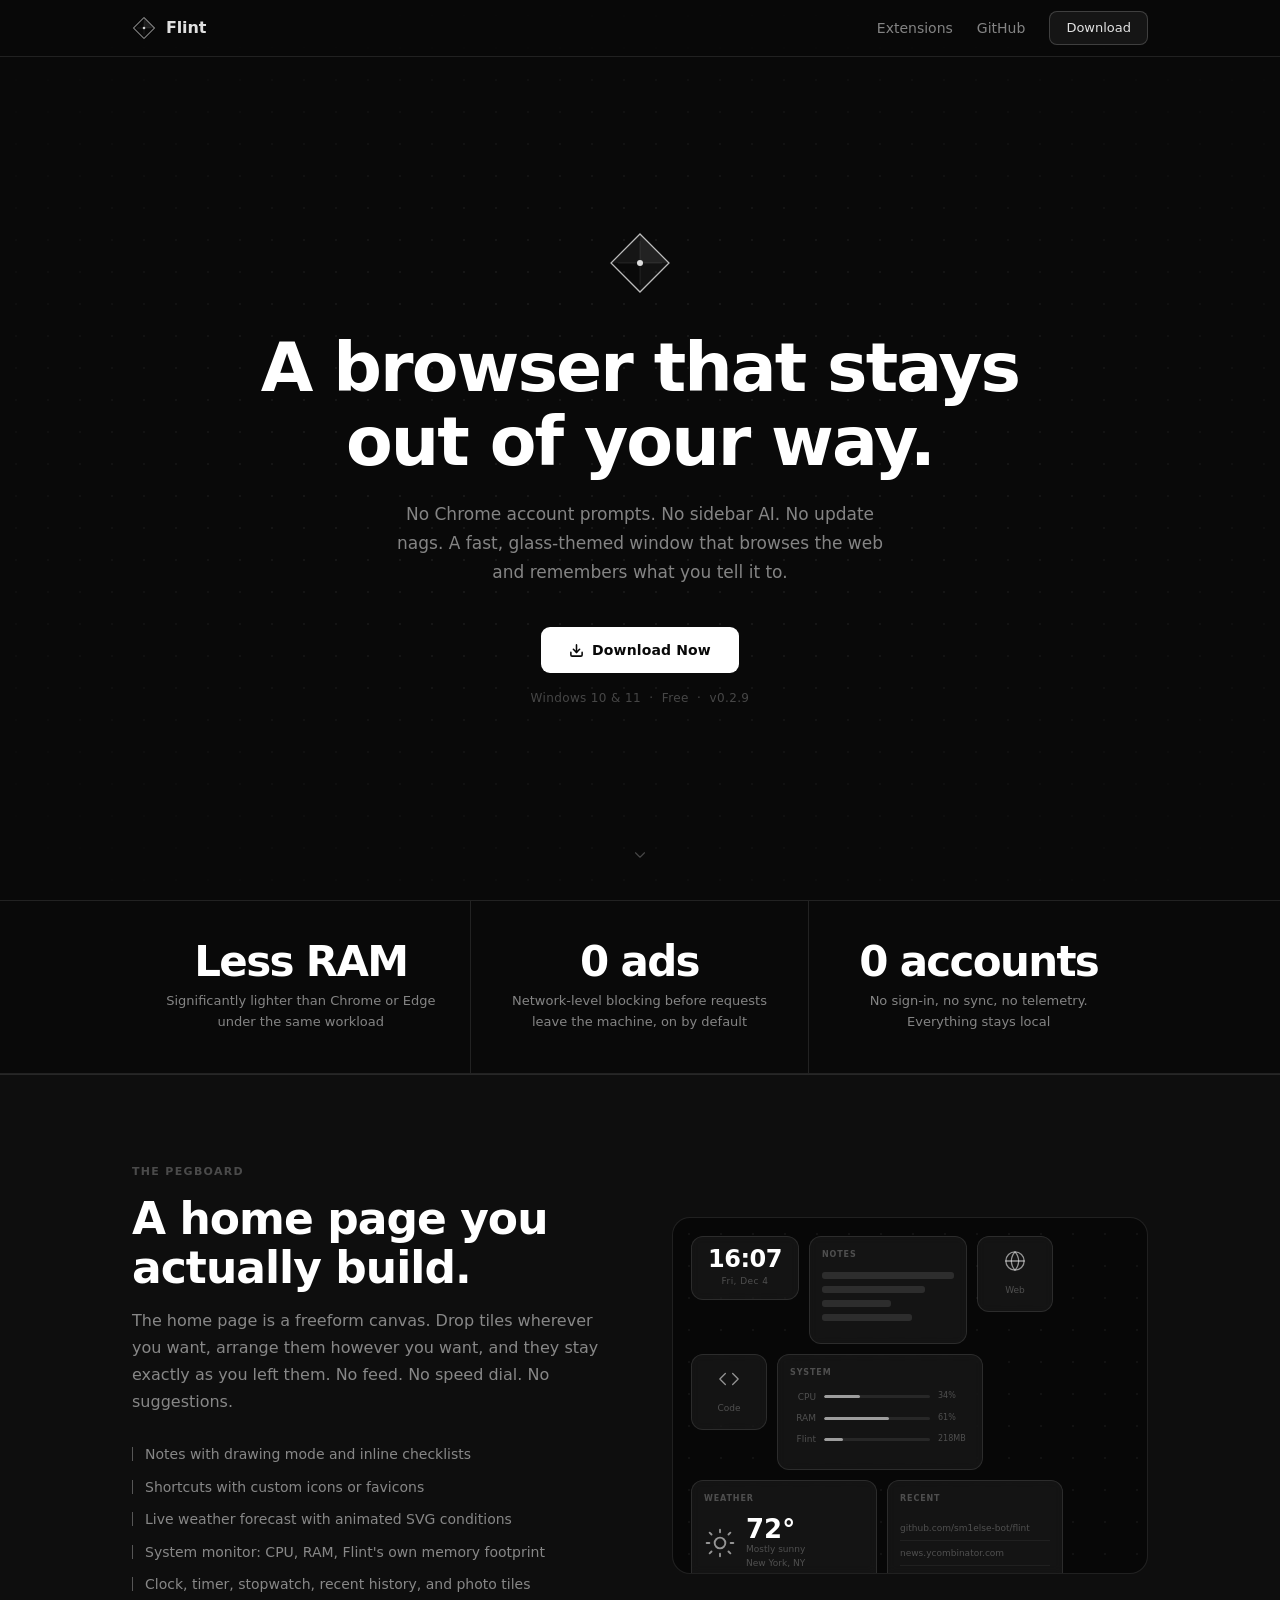
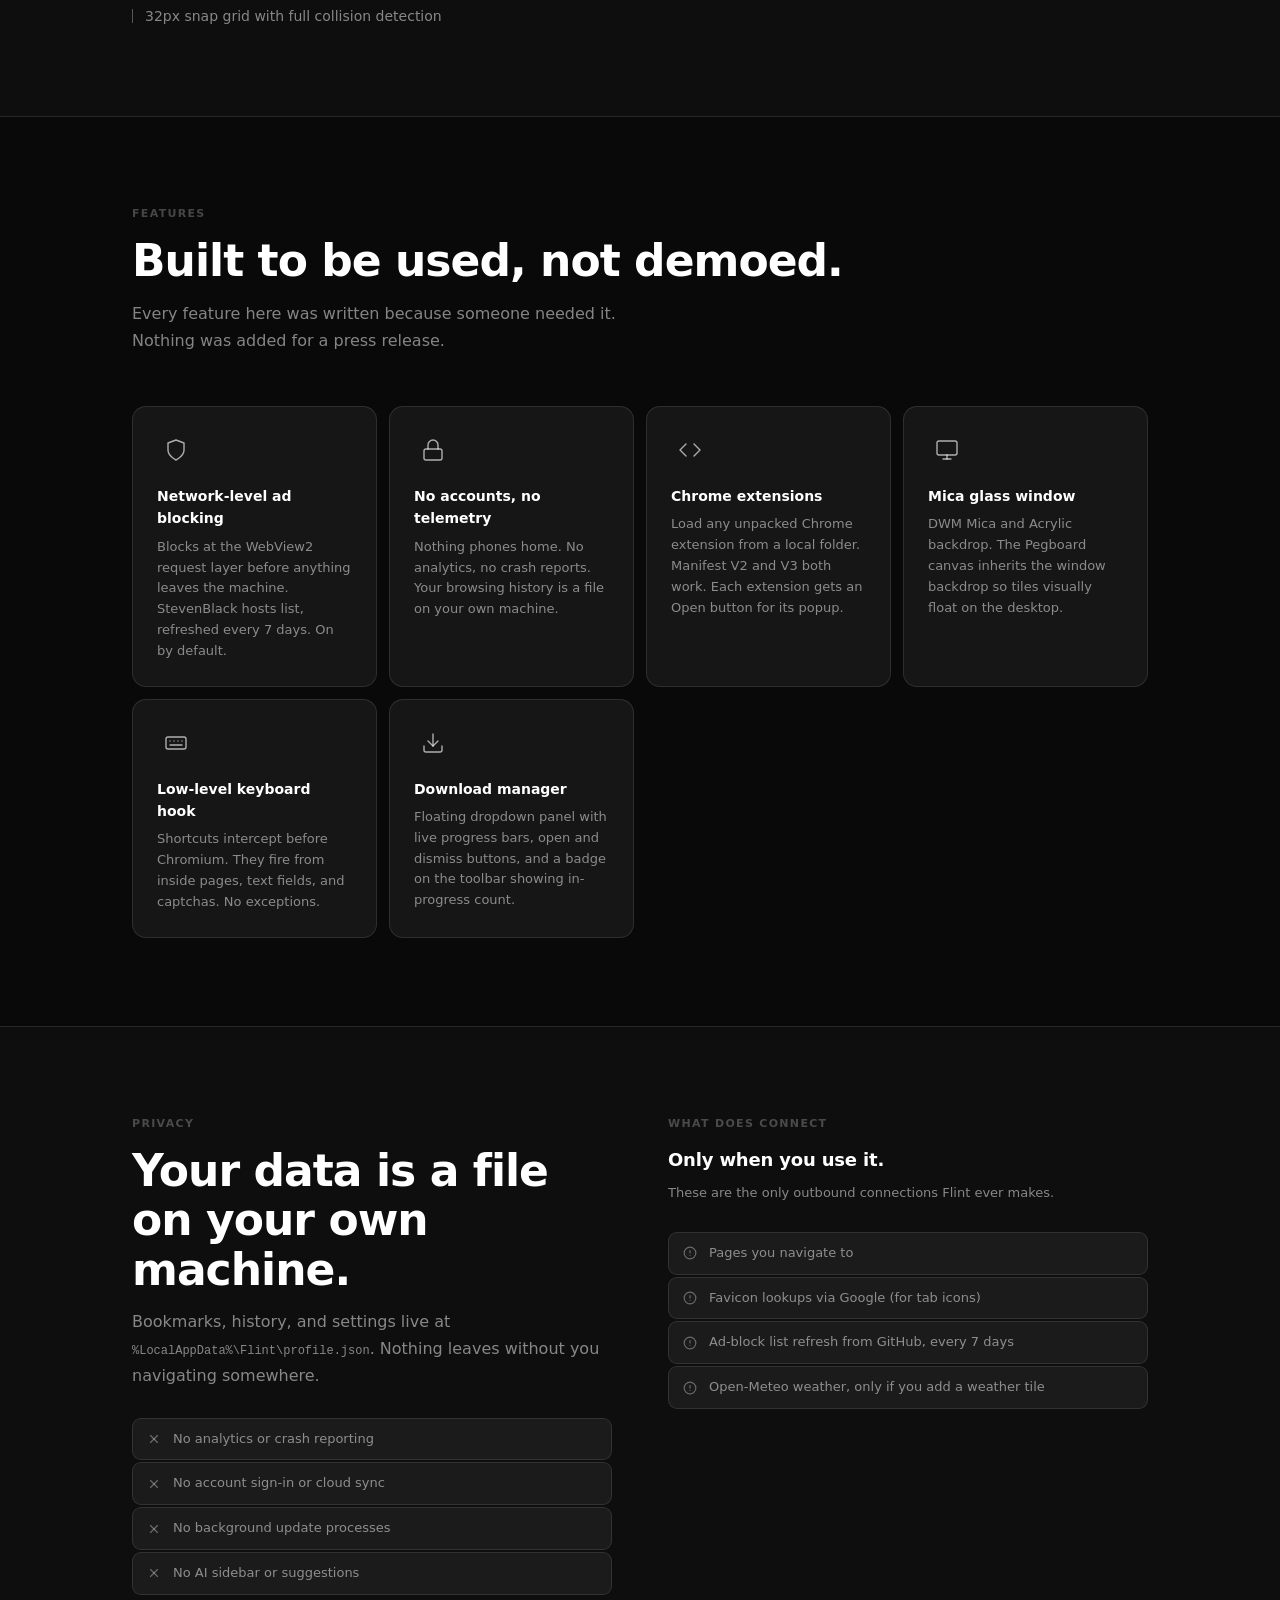
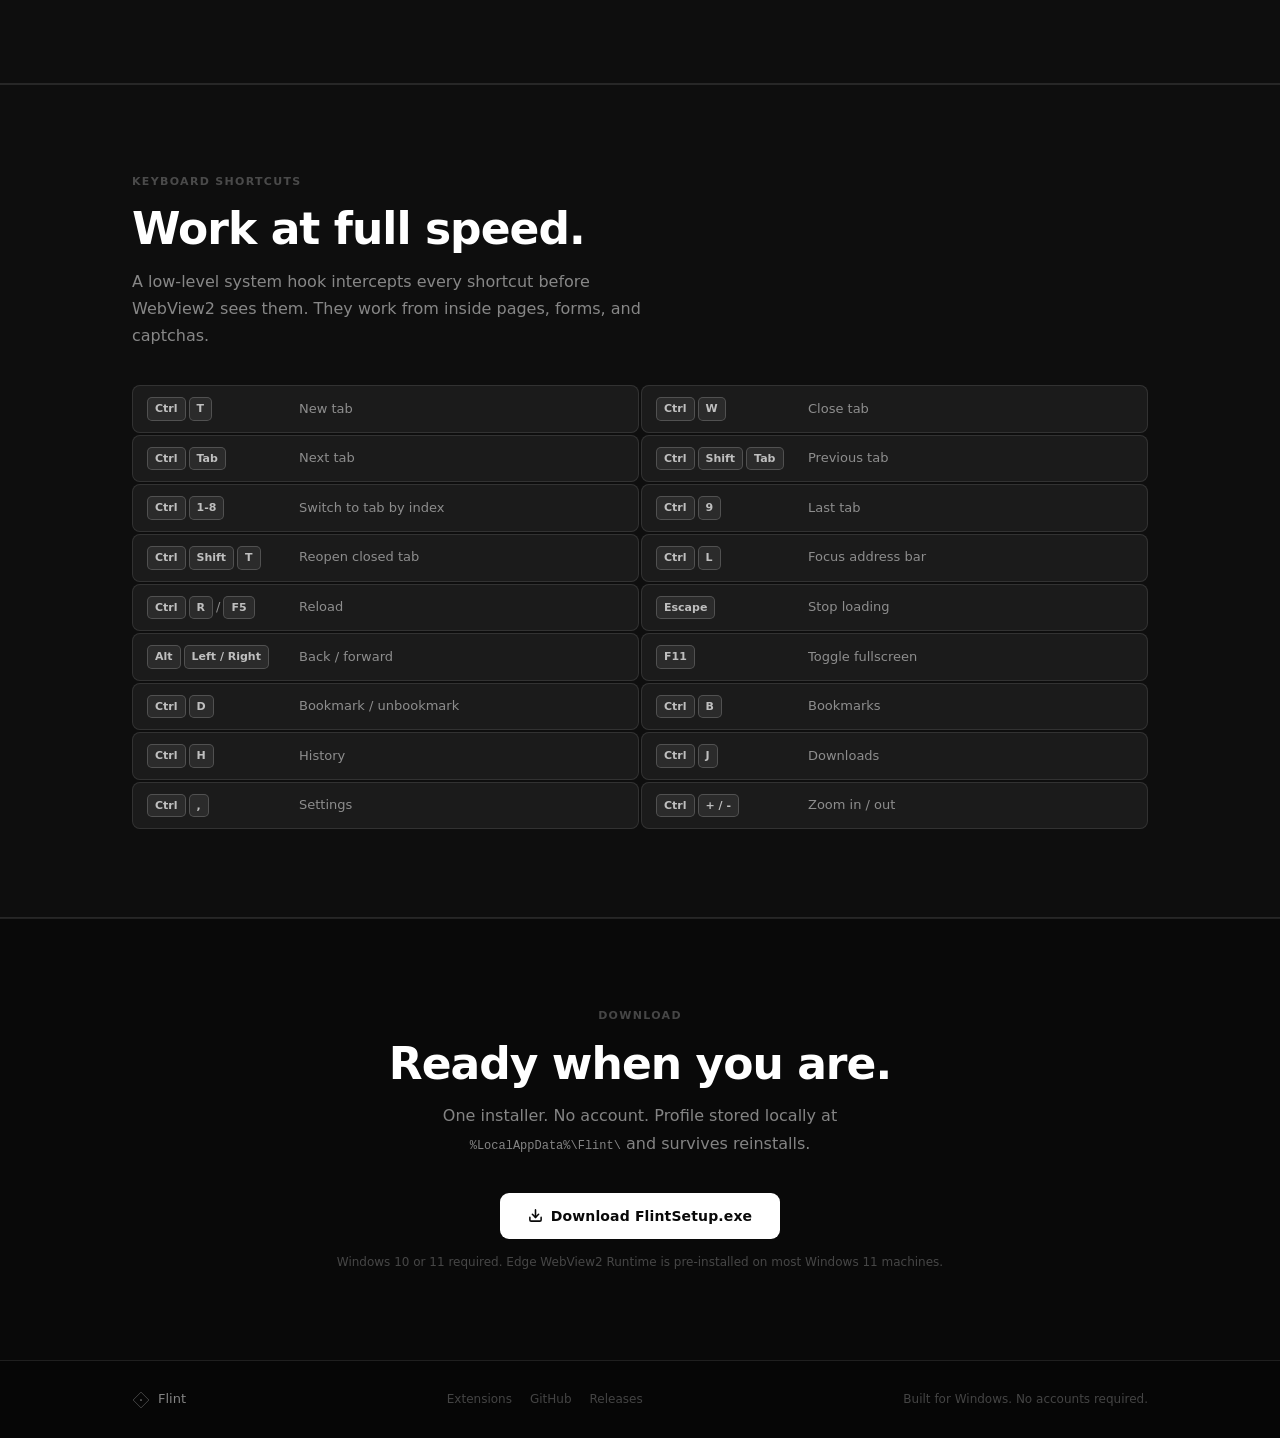
<file: web/index.html>
<!DOCTYPE html>
<html lang="en">
<head>
  <meta charset="UTF-8">
  <meta name="viewport" content="width=device-width, initial-scale=1.0">
  <meta name="description" content="Flint is a Windows browser that stays out of your way. No account prompts, no AI sidebar, no update nags.">
  <title>Flint</title>
  <link rel="stylesheet" href="style.css">
</head>
<body>

<!-- NAV -->
<nav class="nav">
  <div class="nav-inner">
    <a href="index.html" class="nav-logo">
      <!-- diamond mark: two lines crossing inside a rotated square, pure white strokes -->
      <svg class="mark" viewBox="0 0 32 32" fill="none" aria-hidden="true">
        <path d="M16 2 L30 16 L16 30 L2 16 Z" stroke="rgba(255,255,255,0.75)" stroke-width="1.25"/>
        <path d="M16 2 L30 16 L16 16 Z" fill="rgba(255,255,255,0.09)"/>
        <line x1="16" y1="7" x2="16" y2="25" stroke="rgba(255,255,255,0.15)" stroke-width="0.75"/>
        <line x1="7" y1="16" x2="25" y2="16" stroke="rgba(255,255,255,0.15)" stroke-width="0.75"/>
        <circle cx="16" cy="16" r="1.75" fill="rgba(255,255,255,0.8)"/>
      </svg>
      Flint
    </a>
    <div class="nav-links">
      <a href="extensions.html">Extensions</a>
      <a href="https://github.com/sm1else-bot/flint" target="_blank" rel="noopener">GitHub</a>
      <a href="https://github.com/sm1else-bot/flint/releases/tag/0.2.9" target="_blank" rel="noopener" class="btn-nav">Download</a>
    </div>
  </div>
</nav>


<!-- HERO -->
<section class="hero">
  <div class="dot-grid"></div>

  <svg class="hero-mark" viewBox="0 0 64 64" fill="none" aria-label="Flint">
    <path d="M32 3 L61 32 L32 61 L3 32 Z" stroke="rgba(255,255,255,0.72)" stroke-width="1.25"/>
    <path d="M32 3 L61 32 L32 32 Z" fill="rgba(255,255,255,0.10)"/>
    <path d="M32 3 L3 32 L32 32 Z" fill="rgba(255,255,255,0.05)"/>
    <path d="M32 61 L61 32 L32 32 Z" fill="rgba(255,255,255,0.04)"/>
    <line x1="32" y1="10" x2="32" y2="54" stroke="rgba(255,255,255,0.12)" stroke-width="0.75"/>
    <line x1="10" y1="32" x2="54" y2="32" stroke="rgba(255,255,255,0.12)" stroke-width="0.75"/>
    <circle cx="32" cy="32" r="3" fill="rgba(255,255,255,0.85)"/>
  </svg>

  <h1>A browser that stays<br>out of your way.</h1>
  <p class="hero-sub">
    No Chrome account prompts. No sidebar AI. No update nags.
    A fast, glass-themed window that browses the web and remembers what you tell it to.
  </p>

  <a href="https://github.com/sm1else-bot/flint/releases/tag/0.2.9" class="btn-primary" target="_blank" rel="noopener">
    <svg viewBox="0 0 24 24"><path d="M21 15v4a2 2 0 01-2 2H5a2 2 0 01-2-2v-4"/><polyline points="7 10 12 15 17 10"/><line x1="12" y1="15" x2="12" y2="3"/></svg>
    Download Now
  </a>
  <p class="hero-meta">Windows 10 &amp; 11 &nbsp;·&nbsp; Free &nbsp;·&nbsp; v0.2.9</p>

  <div class="hero-scroll">
    <svg viewBox="0 0 24 24"><polyline points="6 9 12 15 18 9"/></svg>
  </div>
</section>


<!-- STAT STRIP -->
<div class="stat-strip">
  <div class="stat-strip-inner">
    <div class="stat-item reveal">
      <div class="stat-val">Less RAM</div>
      <div class="stat-label">Significantly lighter than Chrome or Edge under the same workload</div>
    </div>
    <div class="stat-item reveal d1">
      <div class="stat-val">0 ads</div>
      <div class="stat-label">Network-level blocking before requests leave the machine, on by default</div>
    </div>
    <div class="stat-item reveal d2">
      <div class="stat-val">0 accounts</div>
      <div class="stat-label">No sign-in, no sync, no telemetry. Everything stays local</div>
    </div>
  </div>
</div>


<!-- PEGBOARD -->
<section class="pegboard-section">
  <div class="pegboard-layout">

    <div class="reveal">
      <div class="eyebrow">The Pegboard</div>
      <h2 class="section-title">A home page you actually build.</h2>
      <p class="section-body">
        The home page is a freeform canvas. Drop tiles wherever you want, arrange them however you want,
        and they stay exactly as you left them. No feed. No speed dial. No suggestions.
      </p>
      <ul class="peg-bullets">
        <li>Notes with drawing mode and inline checklists</li>
        <li>Shortcuts with custom icons or favicons</li>
        <li>Live weather forecast with animated SVG conditions</li>
        <li>System monitor: CPU, RAM, Flint's own memory footprint</li>
        <li>Clock, timer, stopwatch, recent history, and photo tiles</li>
        <li>32px snap grid with full collision detection</li>
      </ul>
    </div>

    <div class="peg-canvas reveal d1" aria-hidden="true">
      <div class="peg-canvas-inner">

        <!-- Clock -->
        <div class="tile tile-clock">
          <div class="tile-clock-time" id="demo-time">--:--</div>
          <div class="tile-clock-date" id="demo-date">Wed, Jun 11</div>
        </div>

        <!-- Note -->
        <div class="tile tile-note">
          <div class="tile-hdr">Notes</div>
          <div class="tile-note-lines">
            <div class="tile-note-line" style="width:100%"></div>
            <div class="tile-note-line" style="width:78%"></div>
            <div class="tile-note-line" style="width:52%"></div>
            <div class="tile-note-line" style="width:68%"></div>
          </div>
        </div>

        <!-- Shortcuts -->
        <div class="tile tile-shortcut">
          <div class="tile-shortcut-icon">
            <svg viewBox="0 0 24 24"><circle cx="12" cy="12" r="10"/><line x1="2" y1="12" x2="22" y2="12"/><path d="M12 2a15.3 15.3 0 014 10 15.3 15.3 0 01-4 10 15.3 15.3 0 01-4-10 15.3 15.3 0 014-10z"/></svg>
          </div>
          <div class="tile-shortcut-label">Web</div>
        </div>
        <div class="tile tile-shortcut">
          <div class="tile-shortcut-icon">
            <svg viewBox="0 0 24 24"><polyline points="16 18 22 12 16 6"/><polyline points="8 6 2 12 8 18"/></svg>
          </div>
          <div class="tile-shortcut-label">Code</div>
        </div>

        <!-- System monitor -->
        <div class="tile tile-sysmon">
          <div class="tile-hdr">System</div>
          <div class="tile-bars">
            <div class="tile-bar-row">
              <div class="tile-bar-lbl">CPU</div>
              <div class="tile-bar-track"><div class="tile-bar-fill" style="width:34%"></div></div>
              <div class="tile-bar-val">34%</div>
            </div>
            <div class="tile-bar-row">
              <div class="tile-bar-lbl">RAM</div>
              <div class="tile-bar-track"><div class="tile-bar-fill" style="width:61%"></div></div>
              <div class="tile-bar-val">61%</div>
            </div>
            <div class="tile-bar-row">
              <div class="tile-bar-lbl">Flint</div>
              <div class="tile-bar-track"><div class="tile-bar-fill" style="width:18%"></div></div>
              <div class="tile-bar-val">218MB</div>
            </div>
          </div>
        </div>

        <!-- Weather -->
        <div class="tile tile-weather">
          <div class="tile-hdr">Weather</div>
          <div class="tile-weather-main">
            <!-- hand-drawn sun: circle + 8 short lines -->
            <svg width="32" height="32" viewBox="0 0 24 24" fill="none" stroke="rgba(255,255,255,0.55)" stroke-width="1.4" stroke-linecap="round">
              <circle cx="12" cy="12" r="4"/>
              <line x1="12" y1="2" x2="12" y2="4"/>
              <line x1="12" y1="20" x2="12" y2="22"/>
              <line x1="4.22" y1="4.22" x2="5.64" y2="5.64"/>
              <line x1="18.36" y1="18.36" x2="19.78" y2="19.78"/>
              <line x1="2" y1="12" x2="4" y2="12"/>
              <line x1="20" y1="12" x2="22" y2="12"/>
              <line x1="4.22" y1="19.78" x2="5.64" y2="18.36"/>
              <line x1="18.36" y1="5.64" x2="19.78" y2="4.22"/>
            </svg>
            <div>
              <div class="tile-weather-temp">72&deg;</div>
              <div class="tile-weather-info">Mostly sunny<br>New York, NY</div>
            </div>
          </div>
        </div>

        <!-- Recent -->
        <div class="tile tile-recent">
          <div class="tile-hdr">Recent</div>
          <div class="tile-recent-rows">
            <div class="tile-recent-row">github.com/sm1else-bot/flint</div>
            <div class="tile-recent-row">news.ycombinator.com</div>
            <div class="tile-recent-row">en.wikipedia.org/wiki/Flint</div>
            <div class="tile-recent-row">developer.mozilla.org</div>
          </div>
        </div>

      </div>
    </div>
  </div>
</section>


<!-- FEATURES -->
<section>
  <div class="section-inner">
    <div class="reveal">
      <div class="eyebrow">Features</div>
      <h2 class="section-title">Built to be used, not demoed.</h2>
      <p class="section-body">Every feature here was written because someone needed it. Nothing was added for a press release.</p>
    </div>

    <div class="features-grid">

      <div class="feat-card reveal d1">
        <div class="feat-icon">
          <!-- shield: a GDI+-style outline shield -->
          <svg viewBox="0 0 24 24"><path d="M12 22s8-4 8-10V5l-8-3-8 3v7c0 6 8 10 8 10z"/></svg>
        </div>
        <div class="feat-title">Network-level ad blocking</div>
        <div class="feat-desc">Blocks at the WebView2 request layer before anything leaves the machine. StevenBlack hosts list, refreshed every 7 days. On by default.</div>
      </div>

      <div class="feat-card reveal d2">
        <div class="feat-icon">
          <!-- lock: rectangle body + arc shackle -->
          <svg viewBox="0 0 24 24"><rect x="3" y="11" width="18" height="11" rx="2"/><path d="M7 11V7a5 5 0 0110 0v4"/></svg>
        </div>
        <div class="feat-title">No accounts, no telemetry</div>
        <div class="feat-desc">Nothing phones home. No analytics, no crash reports. Your browsing history is a file on your own machine.</div>
      </div>

      <div class="feat-card reveal d3">
        <div class="feat-icon">
          <!-- puzzle piece approximation with rectangles and arcs -->
          <svg viewBox="0 0 24 24"><polyline points="16 18 22 12 16 6"/><polyline points="8 6 2 12 8 18"/></svg>
        </div>
        <div class="feat-title">Chrome extensions</div>
        <div class="feat-desc">Load any unpacked Chrome extension from a local folder. Manifest V2 and V3 both work. Each extension gets an Open button for its popup.</div>
      </div>

      <div class="feat-card reveal d1">
        <div class="feat-icon">
          <!-- monitor outline: rectangle + stand + base -->
          <svg viewBox="0 0 24 24"><rect x="2" y="3" width="20" height="14" rx="2"/><line x1="8" y1="21" x2="16" y2="21"/><line x1="12" y1="17" x2="12" y2="21"/></svg>
        </div>
        <div class="feat-title">Mica glass window</div>
        <div class="feat-desc">DWM Mica and Acrylic backdrop. The Pegboard canvas inherits the window backdrop so tiles visually float on the desktop.</div>
      </div>

      <div class="feat-card reveal d2">
        <div class="feat-icon">
          <!-- keyboard: rectangle with 3 small rects for keys -->
          <svg viewBox="0 0 24 24"><rect x="2" y="6" width="20" height="12" rx="2"/><line x1="6" y1="10" x2="6" y2="10"/><line x1="10" y1="10" x2="10" y2="10"/><line x1="14" y1="10" x2="14" y2="10"/><line x1="18" y1="10" x2="18" y2="10"/><line x1="6" y1="14" x2="18" y2="14"/></svg>
        </div>
        <div class="feat-title">Low-level keyboard hook</div>
        <div class="feat-desc">Shortcuts intercept before Chromium. They fire from inside pages, text fields, and captchas. No exceptions.</div>
      </div>

      <div class="feat-card reveal d3">
        <div class="feat-icon">
          <!-- download arrow: line going down into tray -->
          <svg viewBox="0 0 24 24"><path d="M21 15v4a2 2 0 01-2 2H5a2 2 0 01-2-2v-4"/><polyline points="7 10 12 15 17 10"/><line x1="12" y1="15" x2="12" y2="3"/></svg>
        </div>
        <div class="feat-title">Download manager</div>
        <div class="feat-desc">Floating dropdown panel with live progress bars, open and dismiss buttons, and a badge on the toolbar showing in-progress count.</div>
      </div>

    </div>
  </div>
</section>


<!-- PRIVACY -->
<section class="privacy-section">
  <div class="section-inner">
    <div class="privacy-layout">

      <div class="reveal">
        <div class="eyebrow">Privacy</div>
        <h2 class="section-title">Your data is a file on your own machine.</h2>
        <p class="section-body">Bookmarks, history, and settings live at <code style="font-size:12px;color:var(--text2)">%LocalAppData%\Flint\profile.json</code>. Nothing leaves without you navigating somewhere.</p>

        <ul class="priv-list" style="margin-top:28px">
          <li class="priv-row">
            <svg viewBox="0 0 24 24"><line x1="18" y1="6" x2="6" y2="18"/><line x1="6" y1="6" x2="18" y2="18"/></svg>
            No analytics or crash reporting
          </li>
          <li class="priv-row">
            <svg viewBox="0 0 24 24"><line x1="18" y1="6" x2="6" y2="18"/><line x1="6" y1="6" x2="18" y2="18"/></svg>
            No account sign-in or cloud sync
          </li>
          <li class="priv-row">
            <svg viewBox="0 0 24 24"><line x1="18" y1="6" x2="6" y2="18"/><line x1="6" y1="6" x2="18" y2="18"/></svg>
            No background update processes
          </li>
          <li class="priv-row">
            <svg viewBox="0 0 24 24"><line x1="18" y1="6" x2="6" y2="18"/><line x1="6" y1="6" x2="18" y2="18"/></svg>
            No AI sidebar or suggestions
          </li>
        </ul>
      </div>

      <div class="reveal d1">
        <div class="eyebrow">What does connect</div>
        <h3 style="font-size:18px;font-weight:600;color:white;margin:14px 0 8px;letter-spacing:-0.01em">Only when you use it.</h3>
        <p style="font-size:13px;color:var(--text2);margin-bottom:20px">These are the only outbound connections Flint ever makes.</p>
        <ul class="priv-list">
          <li class="priv-row">
            <svg viewBox="0 0 24 24"><circle cx="12" cy="12" r="10"/><line x1="12" y1="8" x2="12" y2="12"/><line x1="12" y1="16" x2="12.01" y2="16"/></svg>
            Pages you navigate to
          </li>
          <li class="priv-row">
            <svg viewBox="0 0 24 24"><circle cx="12" cy="12" r="10"/><line x1="12" y1="8" x2="12" y2="12"/><line x1="12" y1="16" x2="12.01" y2="16"/></svg>
            Favicon lookups via Google (for tab icons)
          </li>
          <li class="priv-row">
            <svg viewBox="0 0 24 24"><circle cx="12" cy="12" r="10"/><line x1="12" y1="8" x2="12" y2="12"/><line x1="12" y1="16" x2="12.01" y2="16"/></svg>
            Ad-block list refresh from GitHub, every 7 days
          </li>
          <li class="priv-row">
            <svg viewBox="0 0 24 24"><circle cx="12" cy="12" r="10"/><line x1="12" y1="8" x2="12" y2="12"/><line x1="12" y1="16" x2="12.01" y2="16"/></svg>
            Open-Meteo weather, only if you add a weather tile
          </li>
        </ul>
      </div>

    </div>
  </div>
</section>


<!-- SHORTCUTS -->
<section class="shortcuts-section">
  <div class="section-inner">
    <div class="reveal">
      <div class="eyebrow">Keyboard shortcuts</div>
      <h2 class="section-title">Work at full speed.</h2>
      <p class="section-body">A low-level system hook intercepts every shortcut before WebView2 sees them. They work from inside pages, forms, and captchas.</p>
    </div>

    <div class="shortcuts-grid reveal" style="margin-top:36px">
      <div class="shortcut-row"><div class="shortcut-keys"><kbd>Ctrl</kbd><kbd>T</kbd></div><span>New tab</span></div>
      <div class="shortcut-row"><div class="shortcut-keys"><kbd>Ctrl</kbd><kbd>W</kbd></div><span>Close tab</span></div>
      <div class="shortcut-row"><div class="shortcut-keys"><kbd>Ctrl</kbd><kbd>Tab</kbd></div><span>Next tab</span></div>
      <div class="shortcut-row"><div class="shortcut-keys"><kbd>Ctrl</kbd><kbd>Shift</kbd><kbd>Tab</kbd></div><span>Previous tab</span></div>
      <div class="shortcut-row"><div class="shortcut-keys"><kbd>Ctrl</kbd><kbd>1-8</kbd></div><span>Switch to tab by index</span></div>
      <div class="shortcut-row"><div class="shortcut-keys"><kbd>Ctrl</kbd><kbd>9</kbd></div><span>Last tab</span></div>
      <div class="shortcut-row"><div class="shortcut-keys"><kbd>Ctrl</kbd><kbd>Shift</kbd><kbd>T</kbd></div><span>Reopen closed tab</span></div>
      <div class="shortcut-row"><div class="shortcut-keys"><kbd>Ctrl</kbd><kbd>L</kbd></div><span>Focus address bar</span></div>
      <div class="shortcut-row"><div class="shortcut-keys"><kbd>Ctrl</kbd><kbd>R</kbd> / <kbd>F5</kbd></div><span>Reload</span></div>
      <div class="shortcut-row"><div class="shortcut-keys"><kbd>Escape</kbd></div><span>Stop loading</span></div>
      <div class="shortcut-row"><div class="shortcut-keys"><kbd>Alt</kbd><kbd>Left / Right</kbd></div><span>Back / forward</span></div>
      <div class="shortcut-row"><div class="shortcut-keys"><kbd>F11</kbd></div><span>Toggle fullscreen</span></div>
      <div class="shortcut-row"><div class="shortcut-keys"><kbd>Ctrl</kbd><kbd>D</kbd></div><span>Bookmark / unbookmark</span></div>
      <div class="shortcut-row"><div class="shortcut-keys"><kbd>Ctrl</kbd><kbd>B</kbd></div><span>Bookmarks</span></div>
      <div class="shortcut-row"><div class="shortcut-keys"><kbd>Ctrl</kbd><kbd>H</kbd></div><span>History</span></div>
      <div class="shortcut-row"><div class="shortcut-keys"><kbd>Ctrl</kbd><kbd>J</kbd></div><span>Downloads</span></div>
      <div class="shortcut-row"><div class="shortcut-keys"><kbd>Ctrl</kbd><kbd>,</kbd></div><span>Settings</span></div>
      <div class="shortcut-row"><div class="shortcut-keys"><kbd>Ctrl</kbd><kbd>+ / -</kbd></div><span>Zoom in / out</span></div>
    </div>
  </div>
</section>


<!-- DOWNLOAD -->
<section class="download-section">
  <div class="download-inner">
    <div class="reveal">
      <div class="eyebrow">Download</div>
      <h2 class="section-title">Ready when you are.</h2>
      <p class="section-body">One installer. No account. Profile stored locally at <code style="font-size:12px;color:var(--text2)">%LocalAppData%\Flint\</code> and survives reinstalls.</p>
      <a href="https://github.com/sm1else-bot/flint/releases/tag/0.2.9" class="btn-primary" target="_blank" rel="noopener">
        <svg viewBox="0 0 24 24"><path d="M21 15v4a2 2 0 01-2 2H5a2 2 0 01-2-2v-4"/><polyline points="7 10 12 15 17 10"/><line x1="12" y1="15" x2="12" y2="3"/></svg>
        Download FlintSetup.exe
      </a>
      <p class="download-req">Windows 10 or 11 required. Edge WebView2 Runtime is pre-installed on most Windows 11 machines.</p>
    </div>
  </div>
</section>


<!-- FOOTER -->
<footer>
  <div class="footer-inner">
    <a href="index.html" class="footer-logo">
      <svg class="mark" viewBox="0 0 32 32" fill="none" aria-hidden="true">
        <path d="M16 2 L30 16 L16 30 L2 16 Z" stroke="rgba(255,255,255,0.35)" stroke-width="1.25"/>
        <circle cx="16" cy="16" r="1.5" fill="rgba(255,255,255,0.5)"/>
      </svg>
      Flint
    </a>
    <div class="footer-links">
      <a href="extensions.html">Extensions</a>
      <a href="https://github.com/sm1else-bot/flint" target="_blank" rel="noopener">GitHub</a>
      <a href="https://github.com/sm1else-bot/flint/releases" target="_blank" rel="noopener">Releases</a>
    </div>
    <div class="footer-copy">Built for Windows. No accounts required.</div>
  </div>
</footer>


<script>
  // Live clock in the pegboard demo
  function tick() {
    const t = document.getElementById('demo-time');
    const d = document.getElementById('demo-date');
    if (!t) return;
    const n = new Date();
    t.textContent = String(n.getHours()).padStart(2,'0') + ':' + String(n.getMinutes()).padStart(2,'0');
    const days = ['Sun','Mon','Tue','Wed','Thu','Fri','Sat'];
    const months = ['Jan','Feb','Mar','Apr','May','Jun','Jul','Aug','Sep','Oct','Nov','Dec'];
    d.textContent = days[n.getDay()] + ', ' + months[n.getMonth()] + ' ' + n.getDate();
  }
  tick(); setInterval(tick, 15000);

  // Scroll reveal
  const obs = new IntersectionObserver(entries => {
    entries.forEach(e => { if (e.isIntersecting) { e.target.classList.add('visible'); obs.unobserve(e.target); } });
  }, { threshold: 0.10 });
  document.querySelectorAll('.reveal').forEach(el => obs.observe(el));
</script>

</body>
</html>
</file>
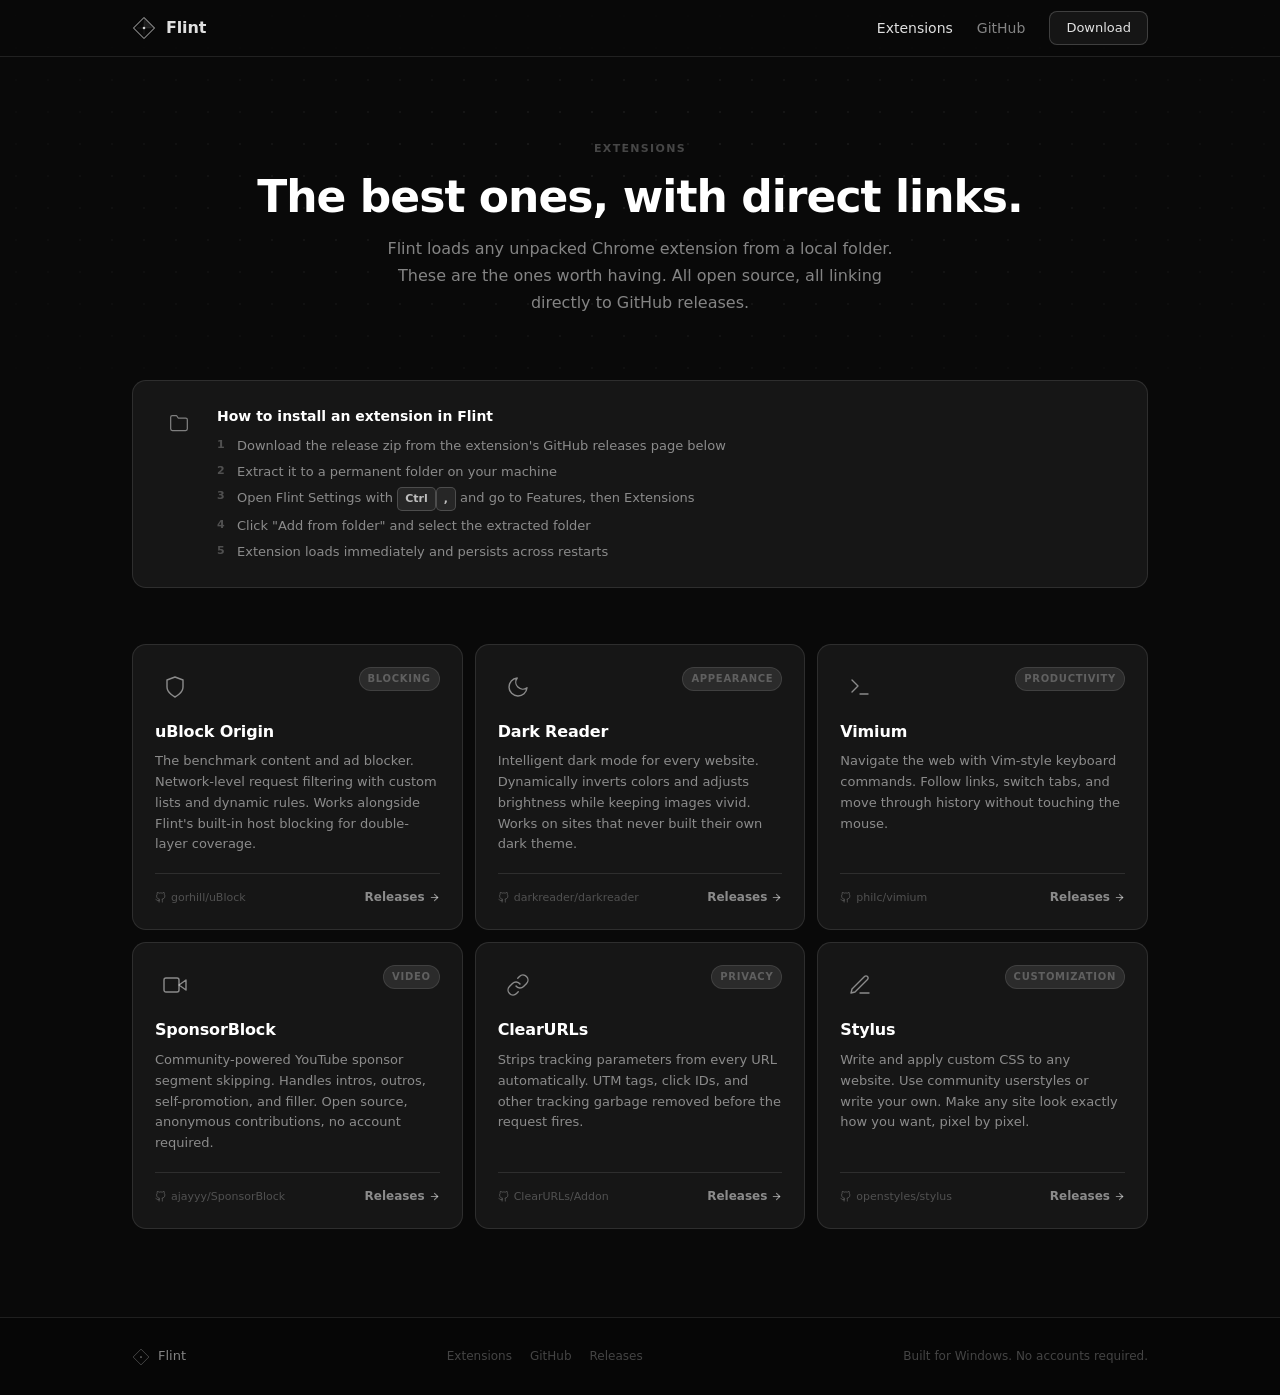
<file: web/extensions.html>
<!DOCTYPE html>
<html lang="en">
<head>
  <meta charset="UTF-8">
  <meta name="viewport" content="width=device-width, initial-scale=1.0">
  <meta name="description" content="The best unpacked Chrome extensions for Flint browser. Open source, GitHub releases.">
  <title>Extensions - Flint</title>
  <link rel="stylesheet" href="style.css">
</head>
<body>

<!-- NAV -->
<nav class="nav">
  <div class="nav-inner">
    <a href="index.html" class="nav-logo">
      <svg class="mark" viewBox="0 0 32 32" fill="none" aria-hidden="true">
        <path d="M16 2 L30 16 L16 30 L2 16 Z" stroke="rgba(255,255,255,0.75)" stroke-width="1.25"/>
        <path d="M16 2 L30 16 L16 16 Z" fill="rgba(255,255,255,0.09)"/>
        <line x1="16" y1="7" x2="16" y2="25" stroke="rgba(255,255,255,0.15)" stroke-width="0.75"/>
        <line x1="7" y1="16" x2="25" y2="16" stroke="rgba(255,255,255,0.15)" stroke-width="0.75"/>
        <circle cx="16" cy="16" r="1.75" fill="rgba(255,255,255,0.8)"/>
      </svg>
      Flint
    </a>
    <div class="nav-links">
      <a href="extensions.html" style="color:rgba(255,255,255,0.88)">Extensions</a>
      <a href="https://github.com/sm1else-bot/flint" target="_blank" rel="noopener">GitHub</a>
      <a href="https://github.com/sm1else-bot/flint/releases/tag/0.2.9" target="_blank" rel="noopener" class="btn-nav">Download</a>
    </div>
  </div>
</nav>


<!-- HERO -->
<section class="ext-hero">
  <div class="dot-grid"></div>
  <div class="reveal">
    <div class="eyebrow">Extensions</div>
    <h1 class="section-title" style="margin-bottom:14px">The best ones, with direct links.</h1>
    <p class="section-body" style="margin:0 auto">Flint loads any unpacked Chrome extension from a local folder. These are the ones worth having. All open source, all linking directly to GitHub releases.</p>
  </div>
</section>


<!-- HOW TO INSTALL -->
<div class="install-card reveal">
  <div class="install-card-inner">
    <div class="install-icon">
      <!-- folder open outline, GDI+ style -->
      <svg viewBox="0 0 24 24"><path d="M22 19a2 2 0 01-2 2H4a2 2 0 01-2-2V5a2 2 0 012-2h5l2 3h9a2 2 0 012 2z"/></svg>
    </div>
    <div>
      <div class="install-title">How to install an extension in Flint</div>
      <ol class="install-steps">
        <li>Download the release zip from the extension's GitHub releases page below</li>
        <li>Extract it to a permanent folder on your machine</li>
        <li>Open Flint Settings with <kbd>Ctrl</kbd><kbd>,</kbd> and go to Features, then Extensions</li>
        <li>Click "Add from folder" and select the extracted folder</li>
        <li>Extension loads immediately and persists across restarts</li>
      </ol>
    </div>
  </div>
</div>


<!-- EXTENSIONS GRID -->
<div class="ext-grid-wrap">
  <div class="ext-grid">

    <!-- uBlock Origin -->
    <a class="ext-card reveal" href="https://github.com/gorhill/uBlock/releases" target="_blank" rel="noopener">
      <div class="ext-card-top">
        <div class="ext-icon">
          <svg viewBox="0 0 24 24"><path d="M12 22s8-4 8-10V5l-8-3-8 3v7c0 6 8 10 8 10z"/></svg>
        </div>
        <span class="ext-cat">Blocking</span>
      </div>
      <div class="ext-name">uBlock Origin</div>
      <div class="ext-desc">The benchmark content and ad blocker. Network-level request filtering with custom lists and dynamic rules. Works alongside Flint's built-in host blocking for double-layer coverage.</div>
      <div class="ext-footer">
        <div class="ext-repo">
          <svg viewBox="0 0 24 24"><path d="M9 19c-5 1.5-5-2.5-7-3m14 6v-3.87a3.37 3.37 0 00-.94-2.61c3.14-.35 6.44-1.54 6.44-7A5.44 5.44 0 0020 4.77 5.07 5.07 0 0019.91 1S18.73.65 16 2.48a13.38 13.38 0 00-7 0C6.27.65 5.09 1 5.09 1A5.07 5.07 0 005 4.77a5.44 5.44 0 00-1.5 3.78c0 5.42 3.3 6.61 6.44 7A3.37 3.37 0 009 18.13V22"/></svg>
          gorhill/uBlock
        </div>
        <div class="ext-cta">Releases <svg viewBox="0 0 24 24"><line x1="5" y1="12" x2="19" y2="12"/><polyline points="12 5 19 12 12 19"/></svg></div>
      </div>
    </a>

    <!-- Dark Reader -->
    <a class="ext-card reveal d1" href="https://github.com/darkreader/darkreader/releases" target="_blank" rel="noopener">
      <div class="ext-card-top">
        <div class="ext-icon">
          <svg viewBox="0 0 24 24"><path d="M21 12.79A9 9 0 1111.21 3 7 7 0 0021 12.79z"/></svg>
        </div>
        <span class="ext-cat">Appearance</span>
      </div>
      <div class="ext-name">Dark Reader</div>
      <div class="ext-desc">Intelligent dark mode for every website. Dynamically inverts colors and adjusts brightness while keeping images vivid. Works on sites that never built their own dark theme.</div>
      <div class="ext-footer">
        <div class="ext-repo">
          <svg viewBox="0 0 24 24"><path d="M9 19c-5 1.5-5-2.5-7-3m14 6v-3.87a3.37 3.37 0 00-.94-2.61c3.14-.35 6.44-1.54 6.44-7A5.44 5.44 0 0020 4.77 5.07 5.07 0 0019.91 1S18.73.65 16 2.48a13.38 13.38 0 00-7 0C6.27.65 5.09 1 5.09 1A5.07 5.07 0 005 4.77a5.44 5.44 0 00-1.5 3.78c0 5.42 3.3 6.61 6.44 7A3.37 3.37 0 009 18.13V22"/></svg>
          darkreader/darkreader
        </div>
        <div class="ext-cta">Releases <svg viewBox="0 0 24 24"><line x1="5" y1="12" x2="19" y2="12"/><polyline points="12 5 19 12 12 19"/></svg></div>
      </div>
    </a>

    <!-- Vimium -->
    <a class="ext-card reveal d2" href="https://github.com/philc/vimium/releases" target="_blank" rel="noopener">
      <div class="ext-card-top">
        <div class="ext-icon">
          <svg viewBox="0 0 24 24"><polyline points="4 17 10 11 4 5"/><line x1="12" y1="19" x2="20" y2="19"/></svg>
        </div>
        <span class="ext-cat">Productivity</span>
      </div>
      <div class="ext-name">Vimium</div>
      <div class="ext-desc">Navigate the web with Vim-style keyboard commands. Follow links, switch tabs, and move through history without touching the mouse.</div>
      <div class="ext-footer">
        <div class="ext-repo">
          <svg viewBox="0 0 24 24"><path d="M9 19c-5 1.5-5-2.5-7-3m14 6v-3.87a3.37 3.37 0 00-.94-2.61c3.14-.35 6.44-1.54 6.44-7A5.44 5.44 0 0020 4.77 5.07 5.07 0 0019.91 1S18.73.65 16 2.48a13.38 13.38 0 00-7 0C6.27.65 5.09 1 5.09 1A5.07 5.07 0 005 4.77a5.44 5.44 0 00-1.5 3.78c0 5.42 3.3 6.61 6.44 7A3.37 3.37 0 009 18.13V22"/></svg>
          philc/vimium
        </div>
        <div class="ext-cta">Releases <svg viewBox="0 0 24 24"><line x1="5" y1="12" x2="19" y2="12"/><polyline points="12 5 19 12 12 19"/></svg></div>
      </div>
    </a>

    <!-- SponsorBlock -->
    <a class="ext-card reveal" href="https://github.com/ajayyy/SponsorBlock/releases" target="_blank" rel="noopener">
      <div class="ext-card-top">
        <div class="ext-icon">
          <svg viewBox="0 0 24 24"><polygon points="23 7 16 12 23 17 23 7"/><rect x="1" y="5" width="15" height="14" rx="2"/></svg>
        </div>
        <span class="ext-cat">Video</span>
      </div>
      <div class="ext-name">SponsorBlock</div>
      <div class="ext-desc">Community-powered YouTube sponsor segment skipping. Handles intros, outros, self-promotion, and filler. Open source, anonymous contributions, no account required.</div>
      <div class="ext-footer">
        <div class="ext-repo">
          <svg viewBox="0 0 24 24"><path d="M9 19c-5 1.5-5-2.5-7-3m14 6v-3.87a3.37 3.37 0 00-.94-2.61c3.14-.35 6.44-1.54 6.44-7A5.44 5.44 0 0020 4.77 5.07 5.07 0 0019.91 1S18.73.65 16 2.48a13.38 13.38 0 00-7 0C6.27.65 5.09 1 5.09 1A5.07 5.07 0 005 4.77a5.44 5.44 0 00-1.5 3.78c0 5.42 3.3 6.61 6.44 7A3.37 3.37 0 009 18.13V22"/></svg>
          ajayyy/SponsorBlock
        </div>
        <div class="ext-cta">Releases <svg viewBox="0 0 24 24"><line x1="5" y1="12" x2="19" y2="12"/><polyline points="12 5 19 12 12 19"/></svg></div>
      </div>
    </a>

    <!-- ClearURLs -->
    <a class="ext-card reveal d1" href="https://github.com/ClearURLs/Addon/releases" target="_blank" rel="noopener">
      <div class="ext-card-top">
        <div class="ext-icon">
          <svg viewBox="0 0 24 24"><path d="M10 13a5 5 0 007.54.54l3-3a5 5 0 00-7.07-7.07l-1.72 1.71"/><path d="M14 11a5 5 0 00-7.54-.54l-3 3a5 5 0 007.07 7.07l1.71-1.71"/></svg>
        </div>
        <span class="ext-cat">Privacy</span>
      </div>
      <div class="ext-name">ClearURLs</div>
      <div class="ext-desc">Strips tracking parameters from every URL automatically. UTM tags, click IDs, and other tracking garbage removed before the request fires.</div>
      <div class="ext-footer">
        <div class="ext-repo">
          <svg viewBox="0 0 24 24"><path d="M9 19c-5 1.5-5-2.5-7-3m14 6v-3.87a3.37 3.37 0 00-.94-2.61c3.14-.35 6.44-1.54 6.44-7A5.44 5.44 0 0020 4.77 5.07 5.07 0 0019.91 1S18.73.65 16 2.48a13.38 13.38 0 00-7 0C6.27.65 5.09 1 5.09 1A5.07 5.07 0 005 4.77a5.44 5.44 0 00-1.5 3.78c0 5.42 3.3 6.61 6.44 7A3.37 3.37 0 009 18.13V22"/></svg>
          ClearURLs/Addon
        </div>
        <div class="ext-cta">Releases <svg viewBox="0 0 24 24"><line x1="5" y1="12" x2="19" y2="12"/><polyline points="12 5 19 12 12 19"/></svg></div>
      </div>
    </a>

    <!-- Stylus -->
    <a class="ext-card reveal d2" href="https://github.com/openstyles/stylus/releases" target="_blank" rel="noopener">
      <div class="ext-card-top">
        <div class="ext-icon">
          <svg viewBox="0 0 24 24"><path d="M12 20h9"/><path d="M16.5 3.5a2.121 2.121 0 013 3L7 19l-4 1 1-4L16.5 3.5z"/></svg>
        </div>
        <span class="ext-cat">Customization</span>
      </div>
      <div class="ext-name">Stylus</div>
      <div class="ext-desc">Write and apply custom CSS to any website. Use community userstyles or write your own. Make any site look exactly how you want, pixel by pixel.</div>
      <div class="ext-footer">
        <div class="ext-repo">
          <svg viewBox="0 0 24 24"><path d="M9 19c-5 1.5-5-2.5-7-3m14 6v-3.87a3.37 3.37 0 00-.94-2.61c3.14-.35 6.44-1.54 6.44-7A5.44 5.44 0 0020 4.77 5.07 5.07 0 0019.91 1S18.73.65 16 2.48a13.38 13.38 0 00-7 0C6.27.65 5.09 1 5.09 1A5.07 5.07 0 005 4.77a5.44 5.44 0 00-1.5 3.78c0 5.42 3.3 6.61 6.44 7A3.37 3.37 0 009 18.13V22"/></svg>
          openstyles/stylus
        </div>
        <div class="ext-cta">Releases <svg viewBox="0 0 24 24"><line x1="5" y1="12" x2="19" y2="12"/><polyline points="12 5 19 12 12 19"/></svg></div>
      </div>
    </a>

  </div>
</div>


<!-- FOOTER -->
<footer>
  <div class="footer-inner">
    <a href="index.html" class="footer-logo">
      <svg class="mark" viewBox="0 0 32 32" fill="none" aria-hidden="true">
        <path d="M16 2 L30 16 L16 30 L2 16 Z" stroke="rgba(255,255,255,0.35)" stroke-width="1.25"/>
        <circle cx="16" cy="16" r="1.5" fill="rgba(255,255,255,0.5)"/>
      </svg>
      Flint
    </a>
    <div class="footer-links">
      <a href="extensions.html">Extensions</a>
      <a href="https://github.com/sm1else-bot/flint" target="_blank" rel="noopener">GitHub</a>
      <a href="https://github.com/sm1else-bot/flint/releases" target="_blank" rel="noopener">Releases</a>
    </div>
    <div class="footer-copy">Built for Windows. No accounts required.</div>
  </div>
</footer>

<script>
  const obs = new IntersectionObserver(entries => {
    entries.forEach(e => { if (e.isIntersecting) { e.target.classList.add('visible'); obs.unobserve(e.target); } });
  }, { threshold: 0.10 });
  document.querySelectorAll('.reveal').forEach(el => obs.observe(el));
</script>

</body>
</html>
</file>
<file: web/style.css>
*, *::before, *::after { box-sizing: border-box; margin: 0; padding: 0; }

:root {
  --bg:      #090909;
  --glass:   rgba(255,255,255,0.055);
  --glass2:  rgba(255,255,255,0.09);
  --border:  rgba(255,255,255,0.10);
  --border2: rgba(255,255,255,0.18);
  --text:    rgba(255,255,255,0.88);
  --text2:   rgba(255,255,255,0.50);
  --text3:   rgba(255,255,255,0.25);
  --font:    system-ui,-apple-system,"Segoe UI",Helvetica,Arial,sans-serif;
  --max:     1080px;
  --radius:  14px;
}

html { scroll-behavior: smooth; color-scheme: dark; }

body {
  background: var(--bg);
  color: var(--text);
  font-family: var(--font);
  font-size: 16px;
  line-height: 1.6;
  -webkit-font-smoothing: antialiased;
  overflow-x: hidden;
}

/* dot grid, same as the pegboard */
.dot-grid {
  position: absolute;
  inset: 0;
  background-image: radial-gradient(circle, rgba(255,255,255,0.06) 1px, transparent 1px);
  background-size: 32px 32px;
  pointer-events: none;
}

/* ---- NAV ---- */
.nav {
  position: fixed;
  top: 0; left: 0; right: 0;
  z-index: 100;
  background: rgba(9,9,9,0.80);
  backdrop-filter: blur(16px);
  -webkit-backdrop-filter: blur(16px);
  border-bottom: 1px solid var(--border);
}
.nav-inner {
  max-width: var(--max);
  margin: 0 auto;
  padding: 0 32px;
  height: 56px;
  display: flex;
  align-items: center;
  justify-content: space-between;
}
.nav-logo {
  display: flex;
  align-items: center;
  gap: 10px;
  text-decoration: none;
  color: var(--text);
  font-size: 16px;
  font-weight: 600;
  letter-spacing: -0.01em;
}
.nav-logo .mark { width: 24px; height: 24px; }
.nav-links { display: flex; align-items: center; gap: 24px; }
.nav-links a {
  color: var(--text2);
  text-decoration: none;
  font-size: 14px;
  transition: color 140ms;
}
.nav-links a:hover { color: var(--text); }
.nav-links .btn-nav {
  padding: 6px 16px;
  background: var(--glass);
  border: 1px solid var(--border2);
  border-radius: 8px;
  color: var(--text);
  font-size: 13px;
  font-weight: 500;
  transition: background 140ms;
}
.nav-links .btn-nav:hover { background: var(--glass2); color: white; }

/* ---- HERO ---- */
.hero {
  position: relative;
  min-height: 100vh;
  display: flex;
  flex-direction: column;
  align-items: center;
  justify-content: center;
  text-align: center;
  padding: 120px 32px 80px;
  overflow: hidden;
}
.hero .dot-grid {
  mask-image: radial-gradient(ellipse 75% 65% at 50% 50%, black 30%, transparent 100%);
  -webkit-mask-image: radial-gradient(ellipse 75% 65% at 50% 50%, black 30%, transparent 100%);
}
.hero-mark { width: 64px; height: 64px; margin-bottom: 36px; }
.hero h1 {
  font-size: clamp(40px, 5.5vw, 68px);
  font-weight: 700;
  letter-spacing: -0.028em;
  line-height: 1.08;
  color: white;
  margin-bottom: 22px;
}
.hero-sub {
  font-size: 17px;
  color: var(--text2);
  max-width: 500px;
  line-height: 1.7;
  margin-bottom: 40px;
}
.btn-primary {
  display: inline-flex;
  align-items: center;
  gap: 8px;
  padding: 12px 28px;
  background: white;
  color: #090909;
  text-decoration: none;
  font-size: 14px;
  font-weight: 700;
  border-radius: 9px;
  letter-spacing: 0.01em;
  transition: opacity 140ms;
}
.btn-primary:hover { opacity: 0.88; }
.btn-primary svg { width: 15px; height: 15px; stroke: currentColor; fill: none; stroke-width: 2.5; stroke-linecap: round; stroke-linejoin: round; }
.hero-meta {
  margin-top: 16px;
  font-size: 12px;
  color: var(--text3);
  letter-spacing: 0.03em;
}
.hero-scroll {
  position: absolute;
  bottom: 28px;
  left: 50%;
  transform: translateX(-50%);
  color: var(--text3);
  animation: bob 2.5s ease-in-out infinite;
}
@keyframes bob {
  0%,100% { transform: translateX(-50%) translateY(0); }
  50% { transform: translateX(-50%) translateY(5px); }
}
.hero-scroll svg { width: 18px; height: 18px; stroke: currentColor; fill: none; stroke-width: 1.5; stroke-linecap: round; stroke-linejoin: round; }

/* ---- RULE ---- */
hr.rule {
  border: none;
  border-top: 1px solid var(--border);
  max-width: var(--max);
  margin: 0 auto;
}

/* ---- SECTIONS ---- */
.section-inner {
  max-width: var(--max);
  margin: 0 auto;
  padding: 88px 32px;
}
.eyebrow {
  font-size: 11px;
  font-weight: 700;
  letter-spacing: 0.12em;
  text-transform: uppercase;
  color: var(--text3);
  margin-bottom: 14px;
}
.section-title {
  font-size: clamp(28px, 3.5vw, 44px);
  font-weight: 700;
  letter-spacing: -0.022em;
  line-height: 1.12;
  color: white;
  margin-bottom: 14px;
}
.section-body {
  font-size: 16px;
  color: var(--text2);
  max-width: 520px;
  line-height: 1.7;
}

/* ---- PEGBOARD SECTION ---- */
.pegboard-section {
  background: rgba(255,255,255,0.018);
  border-top: 1px solid var(--border);
  border-bottom: 1px solid var(--border);
}
.pegboard-layout {
  max-width: var(--max);
  margin: 0 auto;
  padding: 88px 32px;
  display: grid;
  grid-template-columns: 1fr 1fr;
  gap: 64px;
  align-items: center;
}
.peg-bullets {
  list-style: none;
  margin-top: 28px;
  display: flex;
  flex-direction: column;
  gap: 10px;
}
.peg-bullets li {
  display: flex;
  align-items: flex-start;
  gap: 12px;
  font-size: 14px;
  color: var(--text2);
}
.peg-bullets li::before {
  content: '';
  flex-shrink: 0;
  width: 1px;
  height: 14px;
  background: rgba(255,255,255,0.3);
  margin-top: 4px;
}

/* Pegboard demo canvas */
.peg-canvas {
  position: relative;
  border-radius: 18px;
  border: 1px solid var(--border);
  background: rgba(0,0,0,0.45);
  background-image: radial-gradient(circle, rgba(255,255,255,0.045) 1px, transparent 1px);
  background-size: 32px 32px;
  aspect-ratio: 4/3;
  overflow: hidden;
}
.peg-canvas-inner {
  position: absolute;
  inset: 0;
  padding: 18px;
  display: flex;
  flex-wrap: wrap;
  gap: 10px;
  align-content: flex-start;
}
/* tiles mirror the actual Flint tile styles exactly */
.tile {
  background: rgba(255,255,255,0.055);
  border: 1px solid rgba(255,255,255,0.10);
  border-radius: 12px;
  backdrop-filter: blur(5px);
  -webkit-backdrop-filter: blur(5px);
  padding: 12px;
  font-size: 11px;
  color: var(--text2);
  box-sizing: border-box;
}
.tile-hdr {
  font-size: 8px;
  font-weight: 700;
  letter-spacing: 0.11em;
  text-transform: uppercase;
  color: var(--text3);
  margin-bottom: 10px;
}
.tile-clock { width: 108px; height: 64px; display: flex; flex-direction: column; justify-content: center; align-items: center; gap: 3px; }
.tile-clock-time { font-size: 24px; font-weight: 700; color: white; letter-spacing: -0.02em; font-variant-numeric: tabular-nums; line-height: 1; }
.tile-clock-date { font-size: 9px; color: var(--text3); letter-spacing: 0.05em; }
.tile-note { width: 158px; height: 108px; }
.tile-note-lines { display: flex; flex-direction: column; gap: 7px; }
.tile-note-line { height: 7px; background: rgba(255,255,255,0.11); border-radius: 3px; }
.tile-shortcut { width: 76px; height: 76px; display: flex; flex-direction: column; align-items: center; justify-content: center; gap: 5px; }
.tile-shortcut-icon svg { width: 22px; height: 22px; stroke: rgba(255,255,255,0.55); fill: none; stroke-width: 1.4; stroke-linecap: round; stroke-linejoin: round; }
.tile-shortcut-label { font-size: 9px; color: var(--text3); }
.tile-sysmon { width: 206px; height: 116px; }
.tile-bars { display: flex; flex-direction: column; gap: 7px; }
.tile-bar-row { display: flex; align-items: center; gap: 8px; font-size: 9px; color: var(--text3); }
.tile-bar-lbl { width: 26px; text-align: right; }
.tile-bar-track { flex: 1; height: 3px; background: rgba(255,255,255,0.08); border-radius: 2px; overflow: hidden; }
.tile-bar-fill { height: 100%; background: rgba(255,255,255,0.55); border-radius: 2px; }
.tile-bar-val { width: 32px; font-size: 8px; }
.tile-weather { width: 186px; height: 116px; }
.tile-weather-main { display: flex; align-items: center; gap: 10px; margin-top: 4px; }
.tile-weather-temp { font-size: 26px; font-weight: 700; color: white; line-height: 1; }
.tile-weather-info { font-size: 9px; color: var(--text3); line-height: 1.6; }
.tile-recent { width: 176px; height: 130px; overflow: hidden; }
.tile-recent-rows { display: flex; flex-direction: column; gap: 0; }
.tile-recent-row { padding: 5px 0; border-bottom: 1px solid rgba(255,255,255,0.05); font-size: 9px; color: var(--text3); white-space: nowrap; overflow: hidden; text-overflow: ellipsis; }

/* ---- FEATURE GRID ---- */
.features-grid {
  display: grid;
  grid-template-columns: repeat(auto-fill, minmax(220px, 1fr));
  gap: 12px;
  margin-top: 52px;
}
.feat-card {
  background: var(--glass);
  border: 1px solid var(--border);
  border-radius: var(--radius);
  padding: 24px;
  transition: border-color 160ms, background 160ms;
}
.feat-card:hover { border-color: var(--border2); background: var(--glass2); }
.feat-icon {
  width: 38px;
  height: 38px;
  margin-bottom: 16px;
  display: flex;
  align-items: center;
  justify-content: center;
}
/* GDI+-style icon: just a stroke SVG, no fills, white at low opacity */
.feat-icon svg {
  width: 24px;
  height: 24px;
  stroke: rgba(255,255,255,0.65);
  fill: none;
  stroke-width: 1.4;
  stroke-linecap: round;
  stroke-linejoin: round;
}
.feat-title { font-size: 14px; font-weight: 600; color: white; margin-bottom: 7px; }
.feat-desc { font-size: 13px; color: var(--text2); line-height: 1.6; }

/* ---- STAT STRIP ---- */
.stat-strip {
  border-top: 1px solid var(--border);
  border-bottom: 1px solid var(--border);
}
.stat-strip-inner {
  max-width: var(--max);
  margin: 0 auto;
  padding: 0 32px;
  display: grid;
  grid-template-columns: repeat(3,1fr);
}
.stat-item {
  padding: 40px 24px;
  text-align: center;
  border-right: 1px solid var(--border);
}
.stat-item:last-child { border-right: none; }
.stat-val {
  font-size: 42px;
  font-weight: 700;
  letter-spacing: -0.04em;
  color: white;
  line-height: 1;
  margin-bottom: 8px;
}
.stat-label { font-size: 13px; color: var(--text2); }

/* ---- PRIVACY ---- */
.privacy-section {
  background: rgba(255,255,255,0.018);
  border-top: 1px solid var(--border);
  border-bottom: 1px solid var(--border);
}
.privacy-layout {
  display: grid;
  grid-template-columns: 1fr 1fr;
  gap: 56px;
  align-items: start;
}
.priv-list { list-style: none; margin-top: 28px; display: flex; flex-direction: column; gap: 2px; }
.priv-row {
  display: flex;
  align-items: center;
  gap: 12px;
  font-size: 13px;
  color: var(--text2);
  padding: 10px 14px;
  border-radius: 9px;
  background: var(--glass);
  border: 1px solid var(--border);
}
.priv-row svg { width: 14px; height: 14px; flex-shrink: 0; stroke: rgba(255,255,255,0.35); fill: none; stroke-width: 2; stroke-linecap: round; stroke-linejoin: round; }

/* ---- SHORTCUTS ---- */
.shortcuts-section {
  background: rgba(255,255,255,0.018);
  border-top: 1px solid var(--border);
  border-bottom: 1px solid var(--border);
}
.shortcuts-grid {
  display: grid;
  grid-template-columns: 1fr 1fr;
  gap: 2px;
  margin-top: 40px;
}
.shortcut-row {
  display: flex;
  align-items: center;
  gap: 12px;
  padding: 11px 14px;
  background: var(--glass);
  border: 1px solid var(--border);
  border-radius: 8px;
  font-size: 13px;
  color: var(--text2);
  transition: background 140ms;
}
.shortcut-row:hover { background: var(--glass2); }
.shortcut-keys { display: flex; align-items: center; gap: 3px; flex-shrink: 0; min-width: 140px; }
kbd {
  display: inline-flex;
  align-items: center;
  padding: 2px 7px;
  background: rgba(255,255,255,0.07);
  border: 1px solid var(--border2);
  border-radius: 5px;
  font-family: var(--font);
  font-size: 11px;
  font-weight: 600;
  color: rgba(255,255,255,0.7);
  white-space: nowrap;
}

/* ---- DOWNLOAD CTA ---- */
.download-section {
  border-top: 1px solid var(--border);
}
.download-inner {
  max-width: var(--max);
  margin: 0 auto;
  padding: 88px 32px;
  text-align: center;
}
.download-inner .section-body { margin: 0 auto 36px; }
.download-req { margin-top: 14px; font-size: 12px; color: var(--text3); }

/* ---- FOOTER ---- */
footer {
  border-top: 1px solid var(--border);
  background: rgba(0,0,0,0.3);
}
.footer-inner {
  max-width: var(--max);
  margin: 0 auto;
  padding: 28px 32px;
  display: flex;
  align-items: center;
  justify-content: space-between;
  gap: 20px;
}
.footer-logo { display: flex; align-items: center; gap: 8px; text-decoration: none; color: var(--text2); font-size: 13px; }
.footer-logo .mark { width: 18px; height: 18px; }
.footer-logo:hover { color: var(--text); }
.footer-links { display: flex; gap: 18px; }
.footer-links a { font-size: 12px; color: var(--text3); text-decoration: none; transition: color 140ms; }
.footer-links a:hover { color: var(--text2); }
.footer-copy { font-size: 12px; color: var(--text3); }

/* ---- EXTENSIONS PAGE ---- */
.ext-hero {
  position: relative;
  padding: 140px 32px 64px;
  text-align: center;
  overflow: hidden;
}
.ext-hero .dot-grid {
  mask-image: radial-gradient(ellipse 70% 80% at 50% 50%, black 20%, transparent 100%);
  -webkit-mask-image: radial-gradient(ellipse 70% 80% at 50% 50%, black 20%, transparent 100%);
}
.install-card {
  max-width: var(--max);
  margin: 0 auto 56px;
  padding: 0 32px;
}
.install-card-inner {
  background: var(--glass);
  border: 1px solid var(--border);
  border-radius: var(--radius);
  padding: 24px 28px;
  display: flex;
  gap: 20px;
  align-items: flex-start;
}
.install-icon {
  flex-shrink: 0;
  width: 36px;
  height: 36px;
  display: flex;
  align-items: center;
  justify-content: center;
}
.install-icon svg { width: 20px; height: 20px; stroke: rgba(255,255,255,0.45); fill: none; stroke-width: 1.5; stroke-linecap: round; stroke-linejoin: round; }
.install-title { font-size: 14px; font-weight: 600; color: white; margin-bottom: 8px; }
.install-steps { list-style: none; counter-reset: step; display: flex; flex-direction: column; gap: 5px; }
.install-steps li {
  font-size: 13px;
  color: var(--text2);
  padding-left: 20px;
  position: relative;
  counter-increment: step;
}
.install-steps li::before {
  content: counter(step);
  position: absolute;
  left: 0;
  font-size: 11px;
  font-weight: 700;
  color: var(--text3);
}
.ext-grid-wrap {
  max-width: var(--max);
  margin: 0 auto;
  padding: 0 32px 88px;
}
.ext-grid {
  display: grid;
  grid-template-columns: repeat(auto-fill, minmax(300px, 1fr));
  gap: 12px;
}
.ext-card {
  background: var(--glass);
  border: 1px solid var(--border);
  border-radius: var(--radius);
  padding: 22px;
  text-decoration: none;
  color: inherit;
  display: flex;
  flex-direction: column;
  transition: border-color 160ms, background 160ms, transform 140ms;
}
.ext-card:hover { border-color: var(--border2); background: var(--glass2); transform: translateY(-1px); }
.ext-card-top { display: flex; align-items: flex-start; justify-content: space-between; margin-bottom: 12px; }
.ext-icon { width: 40px; height: 40px; display: flex; align-items: center; justify-content: center; }
.ext-icon svg { width: 24px; height: 24px; stroke: rgba(255,255,255,0.5); fill: none; stroke-width: 1.4; stroke-linecap: round; stroke-linejoin: round; }
.ext-cat {
  font-size: 10px;
  font-weight: 600;
  letter-spacing: 0.07em;
  text-transform: uppercase;
  padding: 3px 8px;
  background: var(--glass2);
  border: 1px solid var(--border);
  border-radius: 999px;
  color: var(--text3);
}
.ext-name { font-size: 16px; font-weight: 600; color: white; letter-spacing: -0.01em; margin-bottom: 7px; }
.ext-desc { font-size: 13px; color: var(--text2); line-height: 1.6; flex: 1; }
.ext-footer { display: flex; align-items: center; justify-content: space-between; margin-top: 18px; padding-top: 14px; border-top: 1px solid var(--border); }
.ext-repo { font-size: 11px; color: var(--text3); display: flex; align-items: center; gap: 5px; }
.ext-repo svg { width: 11px; height: 11px; stroke: currentColor; fill: none; stroke-width: 2; stroke-linecap: round; stroke-linejoin: round; }
.ext-cta { font-size: 12px; font-weight: 600; color: var(--text2); display: flex; align-items: center; gap: 4px; }
.ext-cta svg { width: 11px; height: 11px; stroke: currentColor; fill: none; stroke-width: 2.5; stroke-linecap: round; stroke-linejoin: round; }

/* ---- REVEAL ---- */
.reveal { opacity: 0; transform: translateY(20px); transition: opacity 560ms cubic-bezier(0.22,1,0.36,1), transform 560ms cubic-bezier(0.22,1,0.36,1); }
.reveal.visible { opacity: 1; transform: none; }
.d1 { transition-delay: 70ms; }
.d2 { transition-delay: 140ms; }
.d3 { transition-delay: 210ms; }

/* ---- RESPONSIVE ---- */
@media (max-width: 760px) {
  .pegboard-layout { grid-template-columns: 1fr; gap: 36px; }
  .peg-canvas { max-width: 440px; margin: 0 auto; }
  .privacy-layout { grid-template-columns: 1fr; }
  .shortcuts-grid { grid-template-columns: 1fr; }
  .stat-strip-inner { grid-template-columns: 1fr; }
  .stat-item { border-right: none; border-bottom: 1px solid var(--border); }
  .stat-item:last-child { border-bottom: none; }
  .footer-inner { flex-direction: column; text-align: center; }
}
@media (max-width: 520px) {
  .nav-inner { padding: 0 18px; }
  .section-inner { padding: 60px 18px; }
  .hero { padding: 96px 18px 60px; }
  .pegboard-layout { padding: 60px 18px; }
}
</file>
